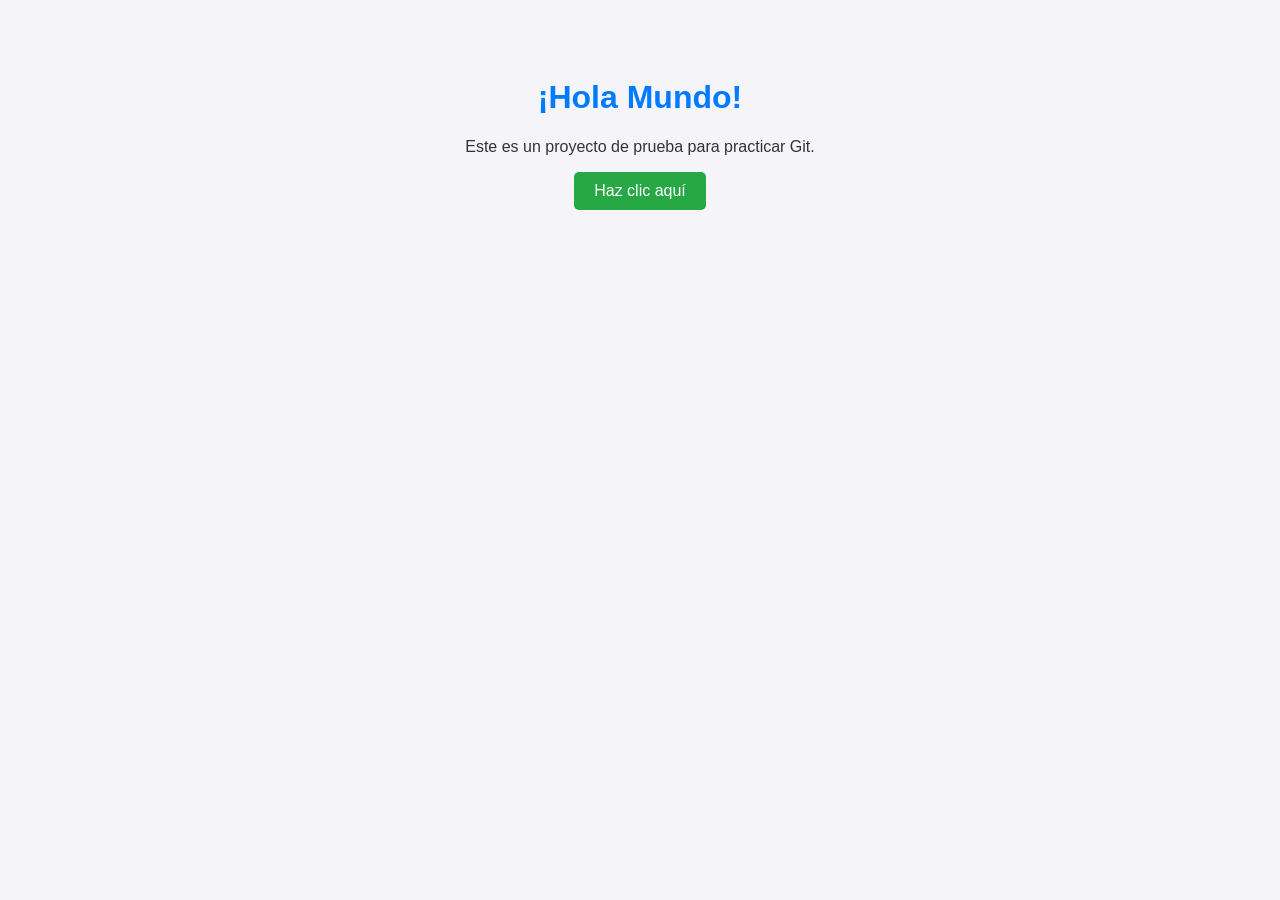
<file: index.html>
<!DOCTYPE html>
<html lang="es">
<head>
    <meta charset="UTF-8">
    <meta name="viewport" content="width=device-width, initial-scale=1.0">
    <title>Mi Primer Proyecto</title>
    <link rel="stylesheet" href="style.css">
</head>
<body>
    <h1>¡Hola Mundo!</h1>
    <p>Este es un proyecto de prueba para practicar Git.</p>
    <button id="miBoton">Haz clic aquí</button>

    <script src="app.js"></script>
</body>
</html>
</file>
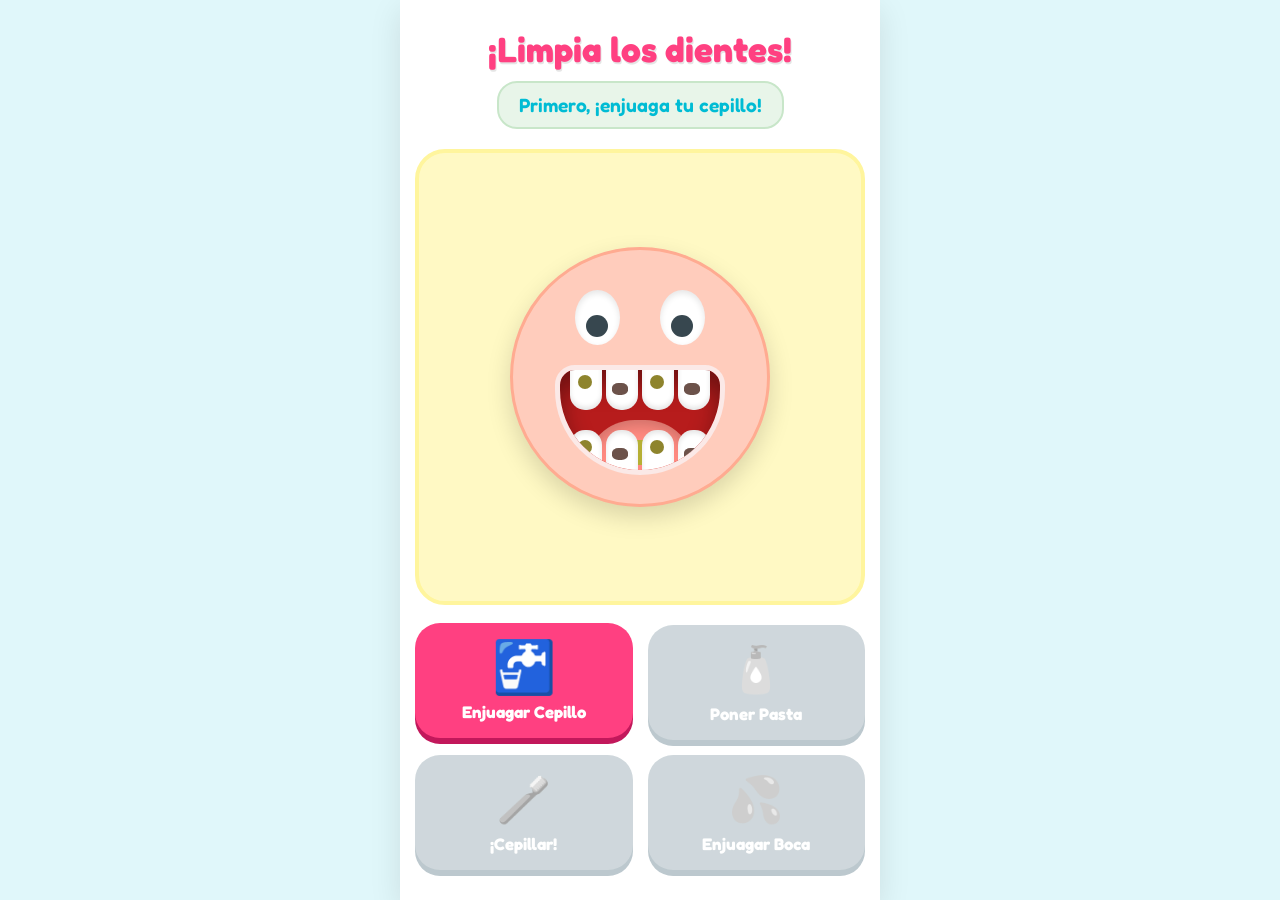
<file: higiene-bucal/index.html>
<!DOCTYPE html>
<html lang="es">
<head>
    <meta charset="UTF-8">
    <meta name="viewport" content="width=device-width, initial-scale=1.0, maximum-scale=1.0, user-scalable=no">
    <title>¡A Limpiar los Dientes!</title>
    <link rel="stylesheet" href="style.css">
    <link href="https://fonts.googleapis.com/css2?family=Fredoka:wght@400;600;700&display=swap" rel="stylesheet">
</head>
<body>
    <div class="app-container">
        <!-- Título -->
        <header>
            <h1>¡Limpia los dientes!</h1>
            <p id="instruction-text">Primero, ¡enjuaga tu cepillo!</p>
        </header>

        <!-- Área del Personaje -->
        <main class="character-area">
            <div class="character-face">
                <div class="eyes">
                    <div class="eye"><div class="pupil"></div></div>
                    <div class="eye"><div class="pupil"></div></div>
                </div>
                <div class="mouth open">
                    <div class="teeth-top">
                        <div class="tooth"><div class="dirt"></div></div>
                        <div class="tooth"><div class="dirt"></div></div>
                        <div class="tooth"><div class="dirt"></div></div>
                        <div class="tooth"><div class="dirt"></div></div>
                    </div>
                    <div class="tongue">
                        <div class="dirt"></div>
                    </div>
                    <div class="teeth-bottom">
                        <div class="tooth"><div class="dirt"></div></div>
                        <div class="tooth"><div class="dirt"></div></div>
                        <div class="tooth"><div class="dirt"></div></div>
                        <div class="tooth"><div class="dirt"></div></div>
                    </div>
                    
                    <!-- Capa para el emoji animado -->
                    <div id="animation-layer" class="hidden"></div>
                </div>
            </div>
            
            <!-- Contenedor confeti -->
            <div id="confetti-container" class="hidden"></div>
        </main>

        <!-- Botonera -->
        <nav class="action-buttons">
            <button id="btn-step-1" class="action-btn active" onclick="handleStep(1)">
                <span class="emoji">🚰</span>
                <span class="btn-text">Enjuagar Cepillo</span>
            </button>
            <button id="btn-step-2" class="action-btn locked" onclick="handleStep(2)">
                <span class="emoji">🧴</span>
                <span class="btn-text">Poner Pasta</span>
            </button>
            <button id="btn-step-3" class="action-btn locked" onclick="handleStep(3)">
                <span class="emoji">🪥</span>
                <span class="btn-text">¡Cepillar!</span>
            </button>
            <button id="btn-step-4" class="action-btn locked" onclick="handleStep(4)">
                <span class="emoji">💦</span>
                <span class="btn-text">Enjuagar Boca</span>
            </button>
        </nav>
    </div>
    
    <script src="app.js"></script>
</body>
</html>
</file>
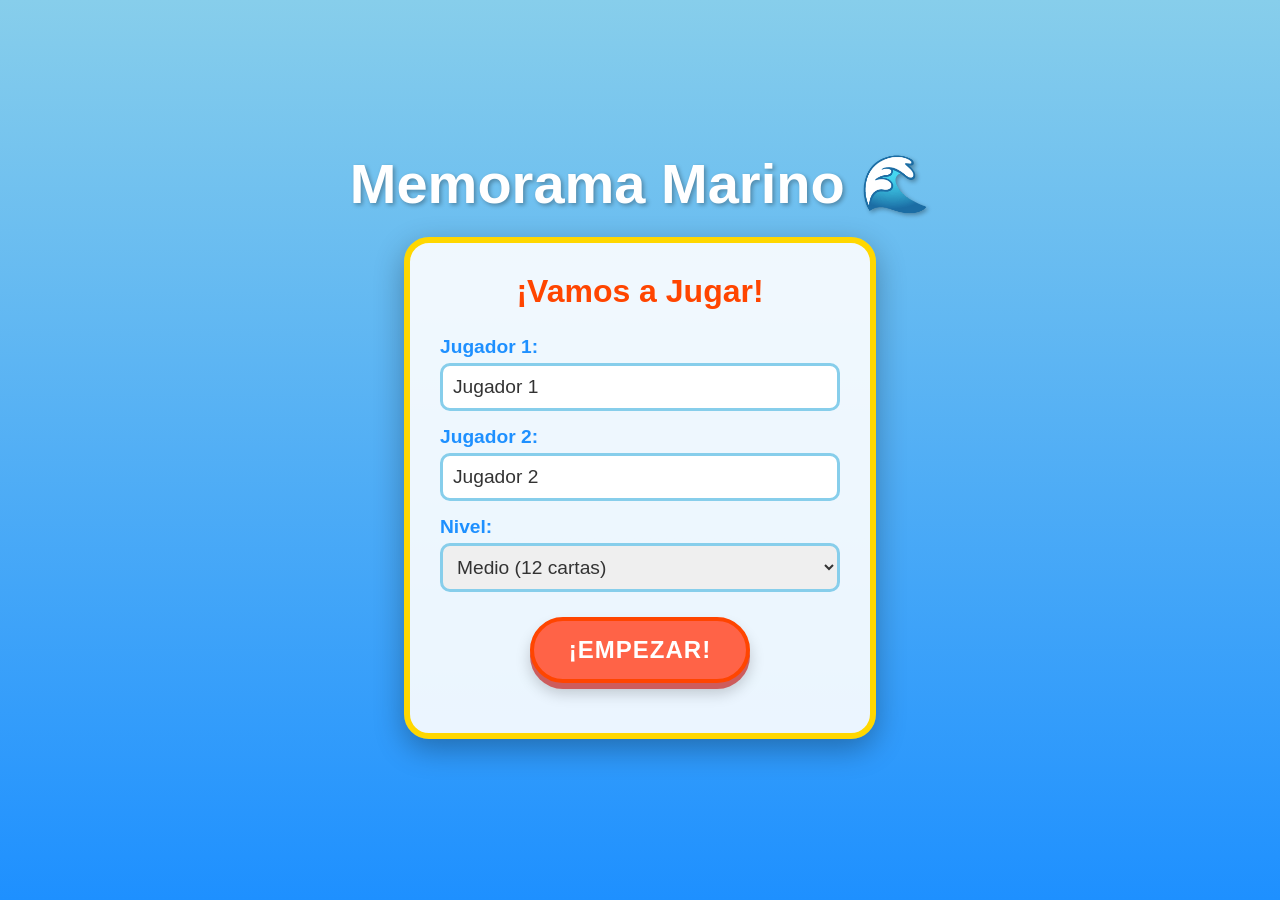
<file: memorama_marino.html>
<!DOCTYPE html>
<html lang="es">
<head>
    <meta charset="UTF-8">
    <meta name="viewport" content="width=device-width, initial-scale=1.0, maximum-scale=1.0, user-scalable=no">
    <title>Memorama Marino</title>
    <style>
        body {
            margin: 0;
            padding: 0;
            font-family: 'Comic Sans MS', 'Arial Rounded MT Bold', 'Helvetica Rounded', sans-serif;
            background: linear-gradient(180deg, #87CEEB 0%, #1E90FF 100%);
            min-height: 100vh;
            display: flex;
            flex-direction: column;
            align-items: center;
            justify-content: center;
            color: white;
            text-align: center;
            overflow-x: hidden;
            touch-action: manipulation;
        }

        h1 {
            font-size: 2.5rem;
            text-shadow: 2px 2px 4px rgba(0, 0, 0, 0.3);
            margin: 10px 0 20px 0;
            padding: 0 10px;
        }

        .game-board {
            display: grid;
            grid-template-columns: repeat(4, 1fr);
            grid-template-rows: repeat(3, 1fr);
            gap: 12px;
            padding: 20px;
            background: rgba(255, 255, 255, 0.25);
            border-radius: 25px;
            box-shadow: 0 10px 30px rgba(0, 0, 0, 0.2);
            max-width: 95vw;
        }

        .card {
            width: 75px;
            height: 95px;
            perspective: 1000px;
            cursor: pointer;
            -webkit-tap-highlight-color: transparent;
        }

        @media (min-width: 450px) {
            .card {
                width: 90px;
                height: 110px;
            }
            .game-board {
                gap: 15px;
            }
        }

        @media (min-width: 600px) {
            .card {
                width: 120px;
                height: 150px;
            }
            h1 {
                font-size: 3.5rem;
            }
        }

        .card-inner {
            width: 100%;
            height: 100%;
            position: relative;
            transition: transform 0.6s cubic-bezier(0.4, 0.2, 0.2, 1);
            transform-style: preserve-3d;
            border-radius: 20px;
            box-shadow: 0 6px 12px rgba(0, 0, 0, 0.15);
        }

        .card.flipped .card-inner,
        .card.matched .card-inner {
            transform: rotateY(180deg);
        }

        .card-front,
        .card-back {
            width: 100%;
            height: 100%;
            position: absolute;
            backface-visibility: hidden;
            display: flex;
            align-items: center;
            justify-content: center;
            font-size: 3rem;
            border-radius: 20px;
            border: 5px solid white;
            box-sizing: border-box;
            user-select: none;
        }

        @media (min-width: 600px) {
            .card-front,
            .card-back {
                font-size: 5rem;
            }
        }

        /* Dorso de la carta (lo que se ve antes de voltear) */
        .card-back {
            background-color: #FFB6C1;
            background-image: 
                radial-gradient(circle at 50% 50%, #FF69B4 20%, transparent 21%),
                radial-gradient(circle at 100% 100%, #FF69B4 20%, transparent 21%);
            background-size: 30px 30px;
            transform: rotateY(0deg);
        }

        /* Frente de la carta (imagen del animal) */
        .card-front {
            background-color: #f0f8ff;
            transform: rotateY(180deg);
        }

        .card.matched .card-front {
            background-color: #98FB98; /* Verde claro vibrante al encontrar par */
            border-color: #32CD32;
            animation: pulse 0.5s ease-in-out;
        }

        @keyframes pulse {
            0% { transform: rotateY(180deg) scale(1); }
            50% { transform: rotateY(180deg) scale(1.15); }
            100% { transform: rotateY(180deg) scale(1); }
        }

        button.action-btn {
            margin-top: 25px;
            margin-bottom: 20px;
            padding: 15px 35px;
            font-size: 1.5rem;
            font-weight: bold;
            color: white;
            background-color: #FF6347;
            border: 4px solid #FF4500;
            border-radius: 35px;
            cursor: pointer;
            box-shadow: 0 6px 0 #CD5C5C, 0 10px 15px rgba(0,0,0,0.2);
            transition: all 0.1s;
            font-family: inherit;
            text-transform: uppercase;
            letter-spacing: 1px;
        }

        button.action-btn:active {
            transform: translateY(6px);
            box-shadow: 0 0 0 #CD5C5C, 0 2px 5px rgba(0,0,0,0.2);
        }

        .setup-container {
            background: rgba(255, 255, 255, 0.9);
            color: #333;
            padding: 30px;
            border-radius: 25px;
            box-shadow: 0 10px 30px rgba(0,0,0,0.3);
            text-align: center;
            max-width: 400px;
            width: 90%;
            border: 6px solid #FFD700;
            margin-bottom: 20px;
        }

        .setup-container h2 {
            color: #FF4500;
            margin-top: 0;
            font-size: 2rem;
        }

        .setup-container label {
            display: block;
            font-size: 1.2rem;
            margin-top: 15px;
            font-weight: bold;
            color: #1E90FF;
            text-align: left;
        }

        .setup-container input, .setup-container select {
            width: 100%;
            padding: 10px;
            font-size: 1.2rem;
            border-radius: 10px;
            border: 3px solid #87CEEB;
            margin-top: 5px;
            box-sizing: border-box;
            font-family: inherit;
            color: #333;
        }
        
        #game-area {
            display: flex;
            flex-direction: column;
            align-items: center;
            width: 100%;
        }

        .scoreboard {
            display: flex;
            justify-content: space-around;
            width: 100%;
            max-width: 600px;
            margin-bottom: 20px;
            gap: 15px;
        }

        .player-score {
            background: rgba(255, 255, 255, 0.8);
            color: #333;
            padding: 10px 20px;
            border-radius: 20px;
            font-size: 1.3rem;
            font-weight: bold;
            border: 4px solid transparent;
            transition: all 0.3s ease;
            box-shadow: 0 4px 10px rgba(0,0,0,0.2);
            flex: 1;
        }

        .player-score.active-turn {
            border-color: #32CD32;
            background: #f0fff0;
            transform: scale(1.05);
            box-shadow: 0 0 15px #32CD32;
        }

        .congratulations {
            position: fixed;
            top: 50%;
            left: 50%;
            transform: translate(-50%, -50%);
            background: white;
            color: #FF4500;
            padding: 30px;
            border-radius: 30px;
            text-align: center;
            box-shadow: 0 15px 50px rgba(0,0,0,0.6);
            display: none;
            z-index: 100;
            border: 8px dashed #32CD32;
            width: 90%;
            max-width: 450px;
        }

        .congratulations h2 {
            font-size: 2.2rem;
            margin-top: 0;
            margin-bottom: 15px;
        }

        .leaderboard-table {
            width: 100%;
            border-collapse: collapse;
            font-size: 1.3rem;
            color: #333;
            margin-bottom: 20px;
            background: #f9f9f9;
            border-radius: 10px;
            overflow: hidden;
        }

        .leaderboard-table th {
            background: #FFD700;
            color: #333;
            padding: 12px;
            border-bottom: 3px solid #FF8C00;
        }

        .leaderboard-table td {
            padding: 12px;
            border-bottom: 1px solid #ddd;
        }
        
        .leaderboard-table tr:last-child td {
            border-bottom: none;
        }

        .winner-text {
            font-size: 1.8rem;
            color: #1E90FF;
            animation: pulseText 1s infinite alternate;
            margin-bottom: 20px;
            line-height: 1.2;
        }

        @keyframes pulseText {
            0% { transform: scale(1); text-shadow: 0 0 5px rgba(30,144,255,0.5); }
            100% { transform: scale(1.08); text-shadow: 0 0 15px rgba(30,144,255,0.9); }
        }

        .congratulations.show {
            display: block;
            animation: popIn 0.8s cubic-bezier(0.175, 0.885, 0.32, 1.275);
        }

        @keyframes popIn {
            0% { opacity: 0; transform: translate(-50%, -50%) scale(0.3); }
            50% { opacity: 1; transform: translate(-50%, -50%) scale(1.1); }
            70% { transform: translate(-50%, -50%) scale(0.9); }
            100% { transform: translate(-50%, -50%) scale(1); }
        }
        
    </style>
</head>
<body>

    <h1>Memorama Marino 🌊</h1>
    
    <div id="setup-screen" class="setup-container">
        <h2>¡Vamos a Jugar!</h2>
        <label for="p1-name">Jugador 1:</label>
        <input type="text" id="p1-name" placeholder="Nombre Jugador 1" maxlength="15" value="Jugador 1">
        
        <label for="p2-name">Jugador 2:</label>
        <input type="text" id="p2-name" placeholder="Nombre Jugador 2" maxlength="15" value="Jugador 2">
        
        <label for="difficulty">Nivel:</label>
        <select id="difficulty">
            <option value="6">Fácil (6 cartas)</option>
            <option value="12" selected>Medio (12 cartas)</option>
            <option value="20">Difícil (20 cartas)</option>
        </select>
        
        <button class="action-btn" onclick="initGame()">¡Empezar!</button>
    </div>

    <div id="game-area" style="display: none;">
        <div class="scoreboard" id="scoreboard">
            <div class="player-score" id="score-p1">
                <span class="player-name" id="name-p1">P1</span>: <span id="points-p1">0</span>
            </div>
            <div class="player-score" id="score-p2">
                <span class="player-name" id="name-p2">P2</span>: <span id="points-p2">0</span>
            </div>
        </div>

        <div class="game-board" id="board">
            <!-- Las cartas se generan dinámicamente aquí -->
        </div>
        <button class="action-btn" onclick="returnToSetup()">¡Cambiar Juego!</button>
    </div>

    <div class="congratulations" id="congrats">
        <h2>¡Juego Terminado! 🎉</h2>
        <div class="leaderboard">
            <table class="leaderboard-table">
                <tr>
                    <th>Jugador</th>
                    <th>Puntos</th>
                </tr>
                <tr id="lb-row-1">
                    <td id="lb-name-1">P1</td>
                    <td id="lb-points-1">0</td>
                </tr>
                <tr id="lb-row-2">
                    <td id="lb-name-2">P2</td>
                    <td id="lb-points-2">0</td>
                </tr>
            </table>
            <h3 id="winner-text" class="winner-text">¡Ganador!</h3>
        </div>
        <button class="action-btn" onclick="returnToSetup()">Volver al Menú</button>
    </div>

    <script>
        const animalesPool = [
            { id: 'ballena', symbol: '🐳' },
            { id: 'delfin', symbol: '🐬' },
            { id: 'pulpo', symbol: '🐙' },
            { id: 'tortuga', symbol: '🐢' },
            { id: 'cangrejo', symbol: '🦀' },
            { id: 'estrella', symbol: '⭐' },
            { id: 'tiburon', symbol: '🦈' },
            { id: 'pezglobo', symbol: '🐡' },
            { id: 'calamar', symbol: '🦑' },
            { id: 'foca', symbol: '🦭' }
        ];

        let animalesActivos = [];
        let cartasVolteadas = [];
        let paresEncontrados = 0;
        let tableroBloqueado = false;
        
        let p1Name = "Jugador 1";
        let p2Name = "Jugador 2";
        let scoreP1 = 0;
        let scoreP2 = 0;
        let currentTurn = 1; // 1 o 2
        let paresTotales = 6;
        
        let audioCtx;

        // Iniciar el contexto de audio solo tras la primera interacción
        function initAudio() {
            if (!audioCtx) {
                audioCtx = new (window.AudioContext || window.webkitAudioContext)();
            }
            if(audioCtx && audioCtx.state === 'suspended') {
                audioCtx.resume();
            }
        }

        // Sonido alegre de acierto (arpegio mayor)
        function playSuccessSound() {
            try {
                initAudio();
                const playNote = (frequency, startTime, duration) => {
                    const osc = audioCtx.createOscillator();
                    const gain = audioCtx.createGain();
                    
                    osc.type = 'triangle'; 
                    osc.frequency.value = frequency;
                    
                    gain.gain.setValueAtTime(0, startTime);
                    gain.gain.linearRampToValueAtTime(0.3, startTime + duration * 0.1);
                    gain.gain.exponentialRampToValueAtTime(0.001, startTime + duration);
                    
                    osc.connect(gain);
                    gain.connect(audioCtx.destination);
                    
                    osc.start(startTime);
                    osc.stop(startTime + duration);
                };

                const now = audioCtx.currentTime;
                playNote(523.25, now, 0.4);       // Do
                playNote(659.25, now + 0.15, 0.4); // Mi
                playNote(783.99, now + 0.3, 0.4);  // Sol
                playNote(1046.50, now + 0.45, 0.6); // Do (agudo)
            } catch (e) { console.log(e); }
        }

        // Sonido de victoria final
        function playWinSound() {
            try {
                initAudio();
                const playNote = (frequency, startTime, duration) => {
                    const osc = audioCtx.createOscillator();
                    const gain = audioCtx.createGain();
                    osc.type = 'sine';
                    osc.frequency.value = frequency;
                    gain.gain.setValueAtTime(0, startTime);
                    gain.gain.linearRampToValueAtTime(0.3, startTime + duration * 0.1);
                    gain.gain.exponentialRampToValueAtTime(0.001, startTime + duration);
                    osc.connect(gain);
                    gain.connect(audioCtx.destination);
                    osc.start(startTime);
                    osc.stop(startTime + duration);
                };
                const now = audioCtx.currentTime;
                playNote(440.00, now, 0.3);
                playNote(554.37, now + 0.2, 0.3);
                playNote(659.25, now + 0.4, 0.3);
                playNote(880.00, now + 0.6, 1.0);
            } catch (e) { console.log(e); }
        }

        // Sonidito suave al voltear carta
        function playFlipSound() {
            try {
                initAudio();
                const osc = audioCtx.createOscillator();
                const gain = audioCtx.createGain();
                osc.type = 'sine';
                osc.frequency.setValueAtTime(400, audioCtx.currentTime);
                osc.frequency.exponentialRampToValueAtTime(600, audioCtx.currentTime + 0.1);
                
                gain.gain.setValueAtTime(0, audioCtx.currentTime);
                gain.gain.linearRampToValueAtTime(0.1, audioCtx.currentTime + 0.05);
                gain.gain.exponentialRampToValueAtTime(0.001, audioCtx.currentTime + 0.1);
                
                osc.connect(gain);
                gain.connect(audioCtx.destination);
                osc.start(audioCtx.currentTime);
                osc.stop(audioCtx.currentTime + 0.1);
            } catch(e){}
        }

        function mezclar(array) {
            let actual = array.length, aleatorio;
            while (actual !== 0) {
                aleatorio = Math.floor(Math.random() * actual);
                actual--;
                [array[actual], array[aleatorio]] = [array[aleatorio], array[actual]];
            }
            return array;
        }

        function generarTablero() {
            const tablero = document.getElementById('board');
            tablero.innerHTML = '';
            
            // Seleccionar n pares al azar del pool
            let poolMezclado = mezclar([...animalesPool]);
            animalesActivos = poolMezclado.slice(0, paresTotales);

            // Duplicar los animales para formar los pares
            const mazoCartas = [...animalesActivos, ...animalesActivos];
            mezclar(mazoCartas);

            mazoCartas.forEach((animal) => {
                const elementoCarta = document.createElement('div');
                elementoCarta.classList.add('card');
                elementoCarta.dataset.animal = animal.id;

                elementoCarta.innerHTML = `
                    <div class="card-inner">
                        <div class="card-back"></div>
                        <div class="card-front">${animal.symbol}</div>
                    </div>
                `;

                elementoCarta.addEventListener('click', voltearCarta);
                tablero.appendChild(elementoCarta);
            });
        }

        function voltearCarta() {
            initAudio(); // Garantizar que el sonido esté listo

            if (tableroBloqueado) return;
            if (this.classList.contains('flipped') || this.classList.contains('matched')) return;

            playFlipSound();
            this.classList.add('flipped');
            cartasVolteadas.push(this);

            if (cartasVolteadas.length === 2) {
                verificarPar();
            }
        }

        function verificarPar() {
            tableroBloqueado = true;
            const [carta1, carta2] = cartasVolteadas;
            const parEncontrado = carta1.dataset.animal === carta2.dataset.animal;

            if (parEncontrado) {
                setTimeout(() => {
                    carta1.classList.add('matched');
                    carta2.classList.add('matched');
                    playSuccessSound();
                    paresEncontrados++;

                    if(currentTurn === 1) scoreP1++;
                    else scoreP2++;
                    updateScores();

                    reiniciarTurno();
                    verificarVictoria();
                }, 500); // Esperar que termine la animación de voltear
            } else {
                // Si se equivocan, voltear de regreso
                setTimeout(() => {
                    carta1.classList.remove('flipped');
                    carta2.classList.remove('flipped');
                    
                    // Lógica de fallo: cambia turno
                    currentTurn = currentTurn === 1 ? 2 : 1;
                    updateTurnUI();

                    reiniciarTurno();
                }, 1200); // Dar suficiente tiempo para que el niño vea ambas cartas
            }
        }

        function reiniciarTurno() {
            cartasVolteadas = [];
            tableroBloqueado = false;
        }

        function verificarVictoria() {
            if (paresEncontrados === paresTotales) {
                setTimeout(() => {
                    playWinSound();
                    document.getElementById('congrats').classList.add('show');
                    
                    document.getElementById('lb-name-1').innerText = p1Name;
                    document.getElementById('lb-points-1').innerText = scoreP1;
                    document.getElementById('lb-name-2').innerText = p2Name;
                    document.getElementById('lb-points-2').innerText = scoreP2;
                    
                    const winnerText = document.getElementById('winner-text');
                    const row1 = document.getElementById('lb-row-1');
                    const row2 = document.getElementById('lb-row-2');
                    
                    row1.style.fontWeight = 'normal';
                    row1.style.backgroundColor = 'transparent';
                    row2.style.fontWeight = 'normal';
                    row2.style.backgroundColor = 'transparent';

                    if (scoreP1 > scoreP2) {
                        winnerText.innerText = '¡Ganador: ' + p1Name + '! 🏆';
                        row1.style.fontWeight = 'bold';
                        row1.style.backgroundColor = '#98FB98';
                    } else if (scoreP2 > scoreP1) {
                        winnerText.innerText = '¡Ganador: ' + p2Name + '! 🏆';
                        row2.style.fontWeight = 'bold';
                        row2.style.backgroundColor = '#98FB98';
                    } else {
                        winnerText.innerText = '¡Empate! 🤝';
                        row1.style.fontWeight = 'bold';
                        row2.style.fontWeight = 'bold';
                        row1.style.backgroundColor = '#FFE4B5';
                        row2.style.backgroundColor = '#FFE4B5';
                    }

                }, 600);
            }
        }

        function updateScores() {
            document.getElementById('points-p1').innerText = scoreP1;
            document.getElementById('points-p2').innerText = scoreP2;
        }

        function updateTurnUI() {
            const score1El = document.getElementById('score-p1');
            const score2El = document.getElementById('score-p2');
            
            if (currentTurn === 1) {
                score1El.classList.add('active-turn');
                score2El.classList.remove('active-turn');
            } else {
                score1El.classList.remove('active-turn');
                score2El.classList.add('active-turn');
            }
        }

        function initGame() {
            const inputP1 = document.getElementById('p1-name').value.trim();
            const inputP2 = document.getElementById('p2-name').value.trim();
            p1Name = inputP1 || "Jugador 1";
            p2Name = inputP2 || "Jugador 2";
            
            document.getElementById('name-p1').innerText = p1Name;
            document.getElementById('name-p2').innerText = p2Name;

            const diffVal = parseInt(document.getElementById('difficulty').value);
            paresTotales = diffVal / 2;

            document.getElementById('setup-screen').style.display = 'none';
            document.getElementById('game-area').style.display = 'flex';
            
            const board = document.getElementById('board');
            if(diffVal === 6) {
                board.style.gridTemplateColumns = 'repeat(3, 1fr)';
                board.style.gridTemplateRows = 'repeat(2, 1fr)';
            } else if(diffVal === 12) {
                board.style.gridTemplateColumns = 'repeat(4, 1fr)';
                board.style.gridTemplateRows = 'repeat(3, 1fr)';
            } else if(diffVal === 20) {
                board.style.gridTemplateColumns = 'repeat(5, 1fr)';
                board.style.gridTemplateRows = 'repeat(4, 1fr)';
            }

            resetGame();
        }

        function resetGame() {
            scoreP1 = 0;
            scoreP2 = 0;
            updateScores();
            
            currentTurn = 1;
            updateTurnUI();

            paresEncontrados = 0;
            cartasVolteadas = [];
            tableroBloqueado = false;
            document.getElementById('congrats').classList.remove('show');
            
            generarTablero();
        }

        function returnToSetup() {
            document.getElementById('congrats').classList.remove('show');
            document.getElementById('game-area').style.display = 'none';
            document.getElementById('setup-screen').style.display = 'block';
        }

        // Ya no iniciamos el tablero automáticamente, esperamos a que el usuario le de clic a ¡Empezar!
    </script>
</body>
</html>
</file>
<file: style.css>
body {
    font-family: Arial, sans-serif;
    background-color: #f4f4f9;
    color: #333;
    text-align: center;
    padding: 50px;
}

h1 {
    color: #007bff;
}

button {
    background-color: #28a745;
    color: white;
    border: none;
    padding: 10px 20px;
    font-size: 16px;
    cursor: pointer;
    border-radius: 5px;
}

button:hover {
    background-color: #218838;
}
</file>
<file: higiene-bucal/style.css>
/* style.css */
:root {
    --bg-color: #E0F7FA;
    --primary: #FF4081; /* Rosa vibrante */
    --secondary: #00BCD4; /* Cian alegre */
    --success: #8BC34A; /* Verde claro */
    --disabled: #B0BEC5;
    --text-color: #37474F;
    --tongue-color: #FF8A80;
}

* {
    box-sizing: border-box;
    margin: 0;
    padding: 0;
    user-select: none; /* Prevenir seleccion de texto en toques */
}

body {
    font-family: 'Fredoka', sans-serif;
    background-color: var(--bg-color);
    color: var(--text-color);
    display: flex;
    justify-content: center;
    align-items: center;
    height: 100vh;
    overflow: hidden;
    touch-action: manipulation; /* Optimo para ninos tocando la pantalla */
}

.app-container {
    width: 100%;
    max-width: 480px;
    height: 100vh;
    display: flex;
    flex-direction: column;
    padding: 20px 15px;
    background: #ffffff;
    box-shadow: 0 10px 30px rgba(0,0,0,0.1);
}

header {
    text-align: center;
    margin-bottom: 20px;
    margin-top: 10px;
}

h1 {
    font-size: 2.2rem;
    color: var(--primary);
    margin-bottom: 12px;
    text-shadow: 1px 2px 0px rgba(0,0,0,0.1);
    line-height: 1.1;
}

#instruction-text {
    font-size: 1.2rem;
    font-weight: 600;
    color: var(--secondary);
    background: #E8F5E9;
    padding: 10px 20px;
    border-radius: 20px;
    display: inline-block;
    border: 2px solid #C8E6C9;
}

/* Character Styling */
.character-area {
    flex: 1;
    display: flex;
    justify-content: center;
    align-items: center;
    position: relative;
    background: #FFF9C4; /* Amarillo suave y feliz */
    border-radius: 30px;
    margin-bottom: 20px;
    border: 4px solid #FFF59D;
    overflow: hidden;
}

.character-face {
    width: 260px;
    height: 260px;
    background: #FFCCBC;
    border-radius: 50%;
    position: relative;
    box-shadow: 0 10px 25px rgba(0,0,0,0.15);
    display: flex;
    flex-direction: column;
    align-items: center;
    padding-top: 40px;
    border: 3px solid #FFAB91;
}

.eyes {
    display: flex;
    gap: 40px;
    margin-bottom: 20px;
}

.eye {
    width: 45px;
    height: 55px;
    background: white;
    border-radius: 50%;
    position: relative;
    box-shadow: inset 0 3px 6px rgba(0,0,0,0.1);
}

.pupil {
    width: 22px;
    height: 22px;
    background: #37474F;
    border-radius: 50%;
    position: absolute;
    bottom: 8px;
    left: 11px;
    transition: all 0.3s cubic-bezier(0.175, 0.885, 0.32, 1.275);
}

/* Boca feliz y grande */
.mouth {
    width: 170px;
    height: 110px;
    background: #B71C1C; /* Rojo muy oscuro adentro */
    border-radius: 20px 20px 85px 85px;
    position: relative;
    overflow: hidden;
    border: 5px solid #FBE9E7;
    box-shadow: inset 0 15px 25px rgba(0,0,0,0.4);
}

.teeth-top, .teeth-bottom {
    display: flex;
    justify-content: center;
    width: 100%;
    position: absolute;
}

.teeth-top {
    top: -5px;
}

.teeth-bottom {
    bottom: -5px;
}

.tooth {
    width: 32px;
    height: 45px;
    background: #FFFFFF;
    border-radius: 5px 5px 15px 15px;
    margin: 0 2px;
    position: relative;
    box-shadow: inset 0 -3px 5px rgba(0,0,0,0.1);
}

.teeth-bottom .tooth {
    border-radius: 15px 15px 5px 5px;
    box-shadow: inset 0 3px 5px rgba(0,0,0,0.1);
}

.tongue {
    position: absolute;
    bottom: -15px;
    left: 50%;
    transform: translateX(-50%);
    width: 110px;
    height: 65px;
    background: var(--tongue-color);
    border-radius: 50px 50px 0 0;
    box-shadow: inset 0 5px 15px rgba(0,0,0,0.2);
    overflow: hidden;
}

/* Manchas sucias (Dirt) */
.dirt {
    position: absolute;
    background: #827717; /* Verde/marrón sucio */
    border-radius: 50%;
    opacity: 0.9;
    transition: opacity 0.8s ease-out, transform 0.8s ease-out;
}

.tooth .dirt {
    width: 14px;
    height: 14px;
    top: 10px;
    left: 8px;
}

.tooth:nth-child(even) .dirt {
    background: #5D4037; /* Mancha café */
    width: 16px;
    height: 12px;
    top: 18px;
    left: 6px;
    border-radius: 40%;
}

.tongue .dirt {
    width: 45px;
    height: 25px;
    background: #AFB42B; /* Placa amarillenta */
    top: 20px;
    left: 32px;
    border-radius: 20px;
}

/* Clases dinámicas manejadas por JS para limpiar */
.boca-limpia-25 .dirt { opacity: 0.7; transform: scale(0.9); }
.boca-limpia-50 .dirt { opacity: 0.4; transform: scale(0.7); }
.boca-limpia-75 .dirt { opacity: 0.15; transform: scale(0.4); }
.boca-limpia-100 .dirt { opacity: 0; transform: scale(0); }

/* Capa de animaciones (Emojis emergentes como agua y cepillo) */
#animation-layer {
    position: absolute;
    top: 0; left: 0; width: 100%; height: 100%;
    display: flex;
    justify-content: center;
    align-items: center;
    font-size: 4rem;
    pointer-events: none;
    z-index: 10;
    opacity: 0;
}

#animation-layer.show-anim {
    animation: bounceAndWipe 1.5s ease-in-out forwards;
}

@keyframes bounceAndWipe {
    0% { transform: scale(0) translateX(-30px); opacity: 0; }
    30% { transform: scale(1.3) translateX(0); opacity: 1; }
    50% { transform: scale(1.1) translateX(20px); opacity: 1; }
    70% { transform: scale(1.2) translateX(-20px); opacity: 1; }
    100% { transform: scale(2) translateX(0); opacity: 0; }
}

/* Botonera inferior */
.action-buttons {
    display: grid;
    grid-template-columns: 1fr 1fr;
    gap: 15px;
    padding-bottom: 10px;
}

.action-btn {
    background: var(--disabled);
    border: none;
    border-radius: 25px;
    padding: 16px 10px;
    font-family: inherit;
    font-size: 1.05rem;
    font-weight: 700;
    color: white;
    display: flex;
    flex-direction: column;
    align-items: center;
    justify-content: center;
    cursor: not-allowed;
    transition: all 0.3s cubic-bezier(0.175, 0.885, 0.32, 1.275);
    box-shadow: 0 6px 0 #90A4AE;
    opacity: 0.6;
}

.action-btn .emoji {
    font-size: 2.8rem;
    margin-bottom: 8px;
    filter: grayscale(100%);
    transition: all 0.3s;
}

/* Estado del botón activo */
.action-btn.active {
    background: var(--primary);
    cursor: pointer;
    opacity: 1;
    box-shadow: 0 6px 0 #C2185B;
    transform: translateY(-2px);
    animation: heartbeat 2s infinite;
}

.action-btn.active .emoji {
    filter: grayscale(0%);
    transform: scale(1.15);
}

.action-btn.active:active {
    transform: translateY(4px);
    box-shadow: 0 0px 0 #C2185B; /* Efecto presionado 3D */
    animation: none;
}

/* Estado del botón completado */
.action-btn.completed {
    background: var(--success);
    opacity: 0.9;
    box-shadow: 0 4px 0 #558B2F;
    transform: translateY(2px);
    cursor: default;
}

.action-btn.completed .emoji {
    filter: grayscale(0%);
}

.action-btn.completed .btn-text::after {
    content: " ✅";
}

@keyframes heartbeat {
    0% { transform: scale(1) translateY(-2px); }
    15% { transform: scale(1.05) translateY(-2px); }
    30% { transform: scale(1) translateY(-2px); }
    45% { transform: scale(1.05) translateY(-2px); }
    100% { transform: scale(1) translateY(-2px); }
}

/* Retroalimentación de error para toques equivocados */
.action-btn.shake {
    animation: shakeAnim 0.4s cubic-bezier(.36,.07,.19,.97) both;
}

@keyframes shakeAnim {
    10%, 90% { transform: translate3d(-2px, 0, 0); }
    20%, 80% { transform: translate3d(4px, 0, 0); }
    30%, 50%, 70% { transform: translate3d(-6px, 0, 0); }
    40%, 60% { transform: translate3d(6px, 0, 0); }
}
</file>
